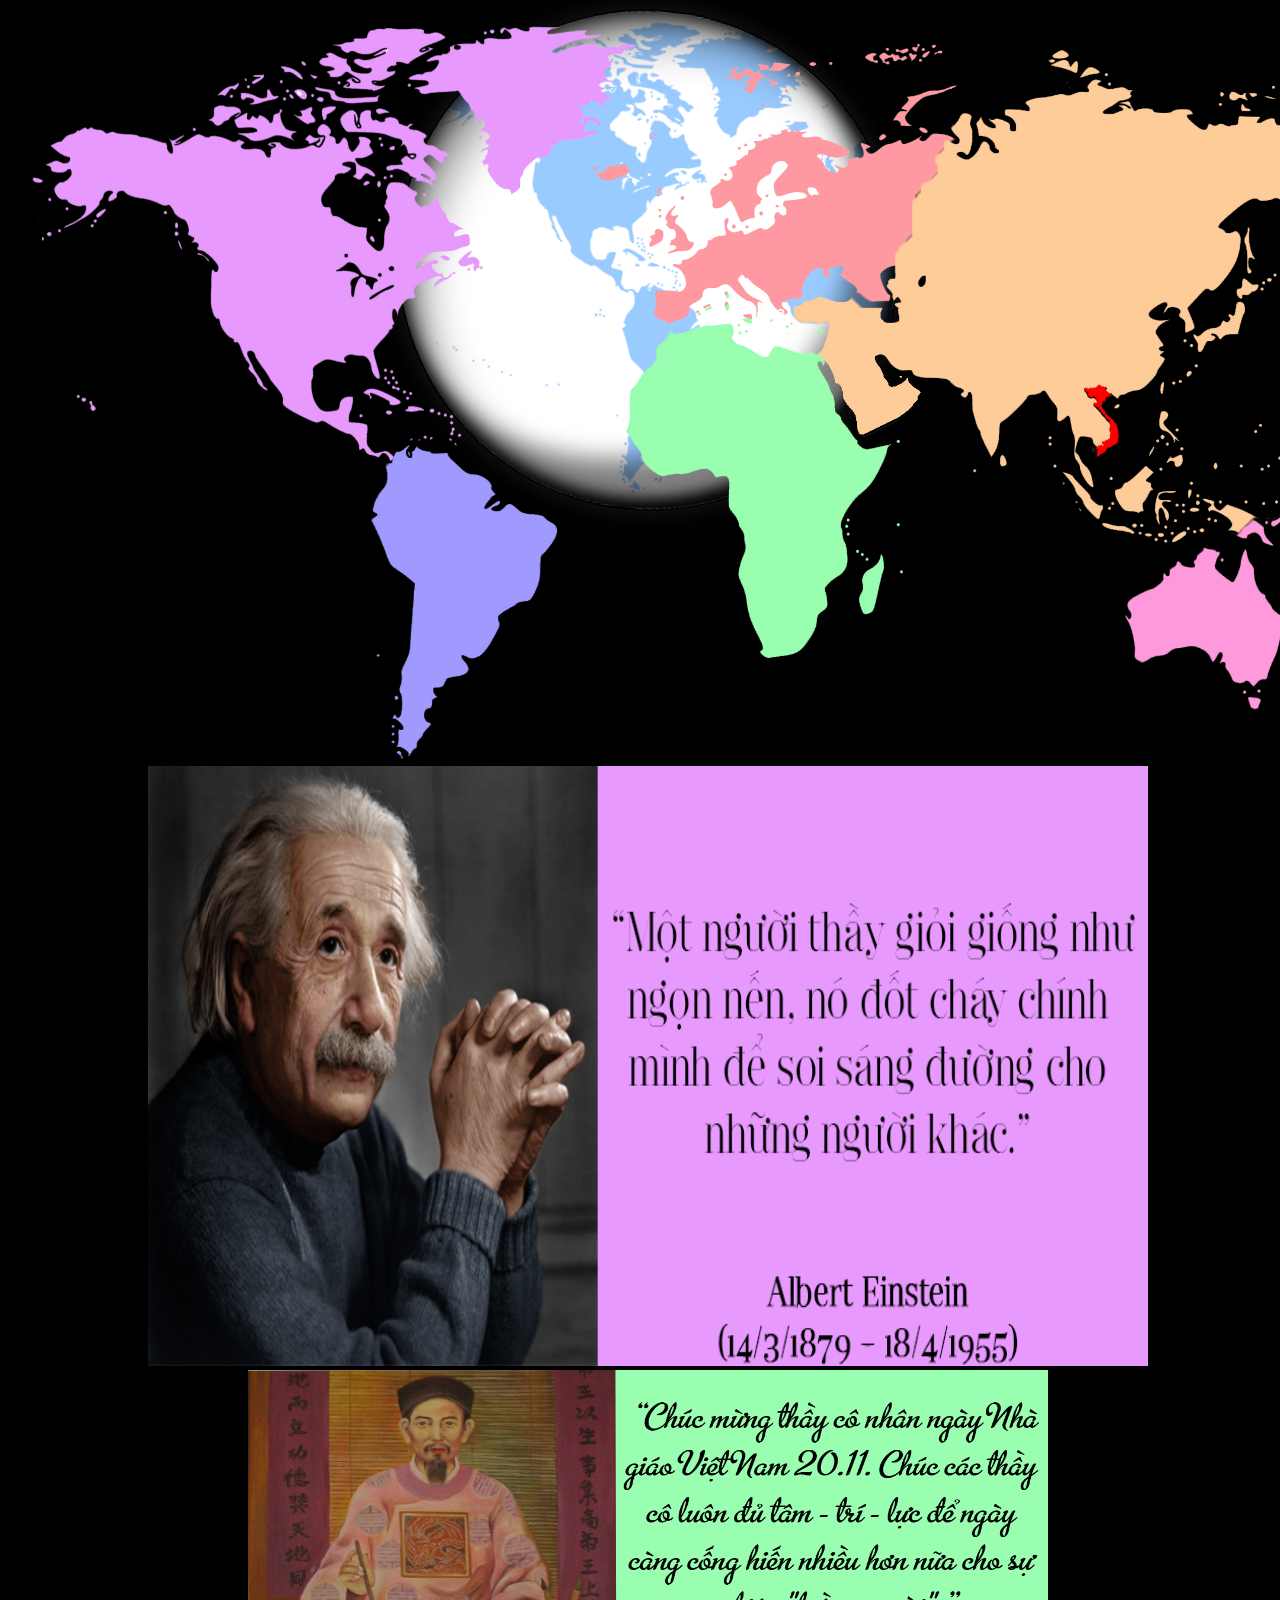
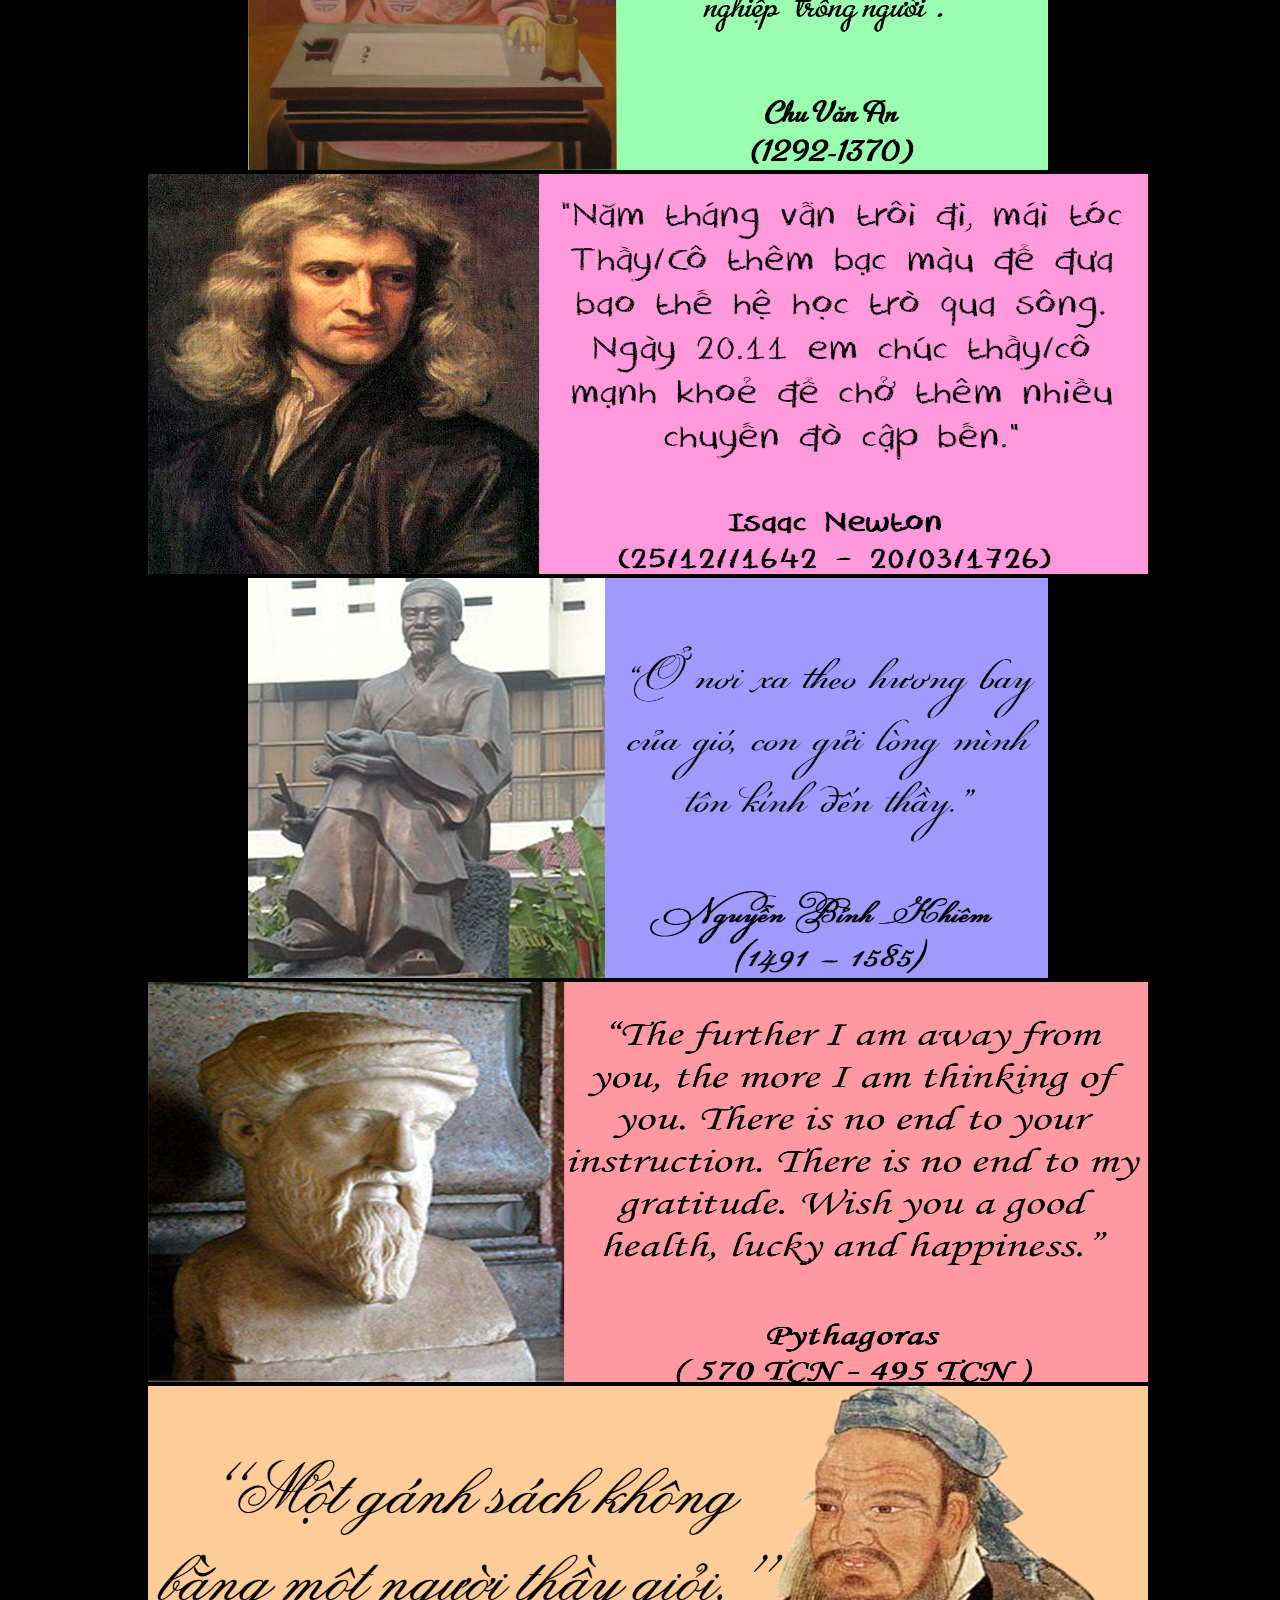
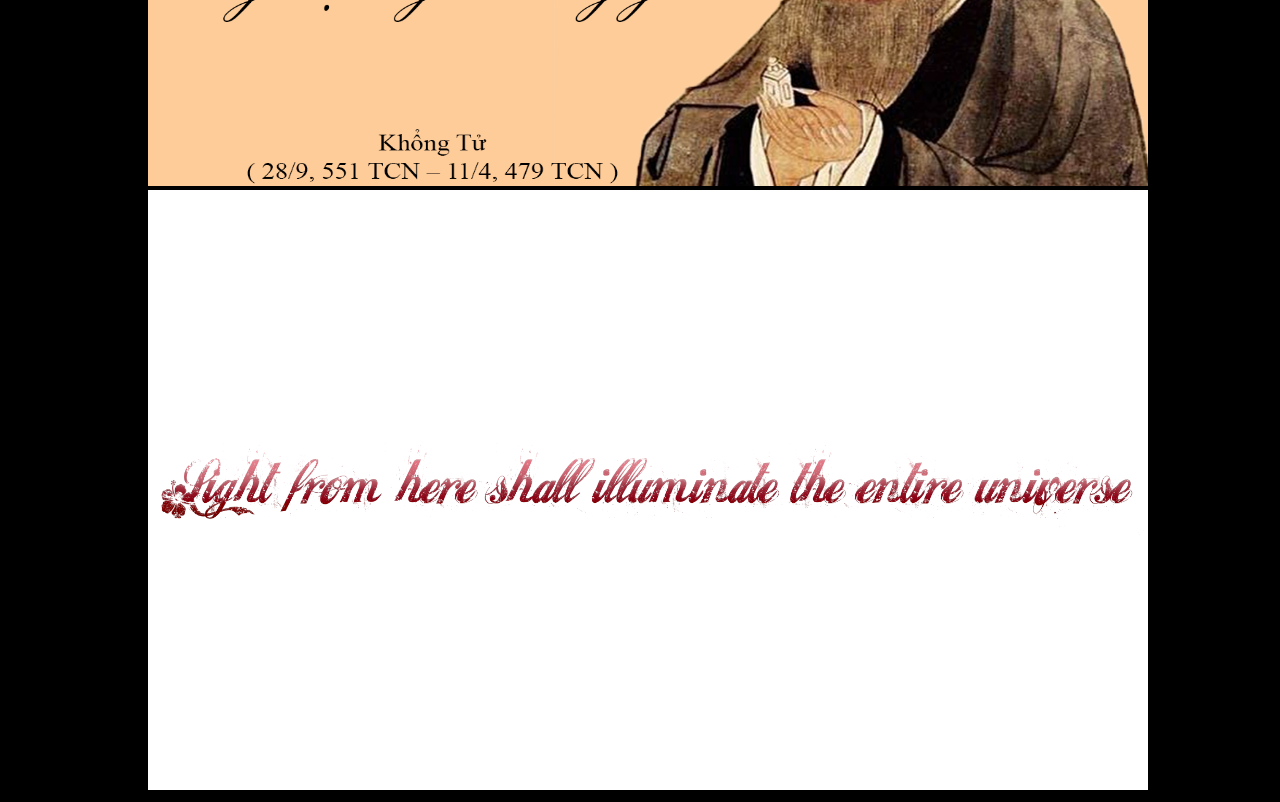
<file: index2.html>
<!DOCTYPE html>
<html>
<head>
    <meta charset="UTF-8">
    <meta name="viewport" content="width=device-width, initial-scale=1.0">
    <link rel="stylesheet" href="main.css">
    <script src="https://code.jquery.com/jquery-3.5.1.slim.min.js" integrity="sha384-DfXdz2htPH0lsSSs5nCTpuj/zy4C+OGpamoFVy38MVBnE+IbbVYUew+OrCXaRkfj" crossorigin="anonymous"></script>
    <title>Thiệp 20/11 - Debug Team</title>
    <script>
        $(document).ready(function() {
            $("#earthMap").hide();
        });
    </script>
</head>
<body>
    <div class="earth" id="xoay" style="display: flex; flex-wrap: wrap;"></div> 
    <div class="earthMap" id="earthMap">
        <ul>
            <li>
                <div class="NA" id="NA">
                    <img src="Image/NA.png" alt="NorthAmerica" width="90%" style="cursor: pointer;z-index: 1; position: absolute; width: 620px; height: 436px;transform: rotate(-10deg); top: 20px; left: 40px;">
                </div>
            </li>
            <li>
                <div class="SA" id="SA">
                    <img src="Image/SA.png" alt="SouthAmerica" width="90%" style="cursor: pointer;z-index: 1; position: absolute; width: 192px; height: 317px;; top: 435px; left: 360px;">
                </div>
            </li>
            <li>
                <div class="EU" id="EU">
                    <img src="Image/EU.png" alt="Europe" width="90%" style="cursor: pointer;z-index: 1; position: absolute; width: 373px; height: 273px;transform: rotate(-2deg); top: 41px; left: 581px;">
                </div>
            </li>
            <li>
                <div class="ASI" id="ASI">
                    <img src="Image/ASI.png" alt="Aisa" width="90%" style="cursor: pointer;z-index: 1; position: absolute;width: 650px; height: 500px;;transform: rotate(0deg); top: 38px; left: 780px;">
                </div>
            </li>
            <li>
                <div class="AUS" id="AUS">
                    <img src="Image/AUS.png" alt="Ausralia" width="90%" style="cursor: pointer;z-index: 1; position: absolute; width: 260px; height: 230px;transform: rotate(2deg); top: 500px; left: 1115px;">
                </div>
            </li>
            <li>
                <div class="AF" id="AF">
                    <img src="Image/AF.png" alt="Africa" width="90%" style="cursor: pointer;z-index: 1; position: absolute; width: 280px; height: 365px; top: 285px; left: 615px;">
                </div>
            </li>
            <li style="z-index: 2;" id="VN">
                <div class="VN" >
                    <img src="Image/VN.png" alt="VietNam" width="90%" style="cursor: pointer;z-index: 3; position: absolute; width: 80px; height: 80px; top: 375px; left: 1075px;">
                </div>
            </li>
        </ul>
    </div>
    <div style="text-align: center;">
        <img src="Image/Albert Eistein.png" alt="Eistein" id="Eistein" width="1000px" height="600px">
    </div>
    <div style="text-align: center;">
        <img src="Image/ChuVanAn.png" alt="ChuVanAn" id="ChuVanAn" width="800px" height="400px">
    </div>
    <div style="text-align: center;">
        <img src="Image/IsaacNewton.png" alt="IsaacNewton" id="IsaacNewton" width="1000px" height="400px">
    </div>
    <div style="text-align: center;">
        <img src="Image/NguyenBinhKhiem.png" alt="NguyenBinhKhiem" id="NguyenBinhKhiem" width="800px" height="400px">
    </div>
    <div style="text-align: center;">
        <img src="Image/Pythagoras.png" alt="Pythagoras" id="Pythagoras" width="1000px" height="400px">
    </div>
    <div style="text-align: center;">
        <img src="Image/KhongTu.png" alt="KhongTu" id="KhongTu" width="1000px" height="400px">
    </div>
    <div style="text-align: center;">
        <img src="Image/sloganTDTU.png" alt="sloganTDTU" id="sloganTDTU" width="1000px" height="600px">
    </div>
    
</body>



<script>
$("#xoay").click(function() {
    $("#xoay").remove();
    $("#earthMap").show("slow", function() {
        $("#earthMap").show("slow", function() {
        });
    });
});

$("#Eistein").hide()
$('#NA').click(() => {
    $("#Eistein").show();
    $("#earthMap").hide();
})
$("#Eistein").click(() => {
    $("#Eistein").hide();
    $("#earthMap").show();
})

$("#ChuVanAn").hide()
$('#AUS').click(() => {
    $("#ChuVanAn").show();
    $("#earthMap").hide();
})
$("#ChuVanAn").click(() => {
    $("#ChuVanAn").hide();
    $("#earthMap").show();
})

$("#IsaacNewton").hide()
$('#SA').click(() => {
    $("#IsaacNewton").show();
    $("#earthMap").hide();
})
$("#IsaacNewton").click(() => {
    $("#IsaacNewton").hide();
    $("#earthMap").show();
})

$("#NguyenBinhKhiem").hide()
$('#EU').click(() => {
    $("#NguyenBinhKhiem").show();
    $("#earthMap").hide();
})
$("#NguyenBinhKhiem").click(() => {
    $("#NguyenBinhKhiem").hide();
    $("#earthMap").show();
})

$("#Pythagoras").hide()
$('#AF').click(() => {
    $("#Pythagoras").show();
    $("#earthMap").hide();
})
$("#Pythagoras").click(() => {
    $("#Pythagoras").hide();
    $("#earthMap").show();
})

$("#KhongTu").hide()
$('#ASI').click(() => {
    $("#KhongTu").show();
    $("#earthMap").hide();
})
$("#KhongTu").click(() => {
    $("#KhongTu").hide();
    $("#earthMap").show();
})

$("#sloganTDTU").hide()
$('#VN').click(() => {
    $("#sloganTDTU").show();
    $("#earthMap").hide();
})
$("#sloganTDTU").click(() => {
    $("#sloganTDTU").hide();
    $("#earthMap").show();
})



</script>



<script>



    // $("#popup1").hide();
    // $(document).ready(() => {
    // $(".active").click(() => {
    //     $(".active").("active")
    // })       
    
    // $("#hinh1").click(() => {
    //     $("#popup1").show();
    // })

    // // $("#popup1").click(() => {
    // //     $("#popup1").hide();
    // // })

    // $("#popup1").click(() => {
    //     $("#popup1").hide();
    //     $(".earth").addClass("active");
    // })

    // $(".earth").click(() => {
    //     $(".earth").addClass("active");
    // })
    // })
</script>
</html>
</file>
<file: main.css>
body {
    width: 100%;
	height: 100%;
	position: relative;
    background: black;
    background-size: cover;
    display: block;
}

.tdtuLogo {
    position: absolute;
    max-width: 100px;
    max-height: 50px;
    width: auto;
    height: auto;
    left: 0;
    top: 0;
}

.container {
    display: flex;
    justify-content: center;
    height: 100vh;
}

.teamname {
    margin-top: 0px;
    background: none;
    width: 400px;
    height: auto;
}

.congra {
    margin-top: 50px;
    background: none;
    width: 1400px;
    height: auto;
}

/*FireWork*/
:root{
    --fc1: #f20;
    --fc2: #ff0;
    --fc3: #04f;
    --fc4: #0f4;
    --fc5: #f0f;
    --fc: var(--fc1);
}

.fireworks:before, .fireworks:after{
    position: absolute;
    content: '';
    width: 8px;
    height: 8px;
    border-radius: 50%;
    box-shadow: -120px 0 var(--fc),
                120px 0 var(--fc),
                0 120px var(--fc),
                0 -120px var(--fc),
                45px 45px var(--fc),
                -45px 45px var(--fc),
                85px 85px var(--fc),
                -85px 85px var(--fc),
                45px -45px var(--fc),
                -45px -45px var(--fc),
                85px -85px var(--fc),
                -85px -85px var(--fc),
                65px 0 var(--fc),
                -65px 0 var(--fc),
                0 65px var(--fc),
                0 -65px var(--fc),
                100px 45px var(--fc),
                -100px 45px var(--fc),
                -50px 100px var(--fc),
                50px 100px var(--fc),
                100px -45px var(--fc),
                -100px -45px var(--fc),
                -50px -100px var(--fc),
                50px -100px var(--fc),
                5px 10px var(--fc);
    animation: 1s bang ease-out infinite backwards, 
                1s gravity ease-in infinite backwards, 
                5s position linear infinite backwards;
}

.fireworks:after{
    animation-delay: 1.25s, 1.25s, 1.25s;
    animation-duration: 1.25s, 1.25s, 6.25s;
}

@keyframes bang {
    from {
        box-shadow: 0 0 #fff, 
                    0 0 #fff, 
                    0 0 #fff, 
                    0 0 #fff, 
                    0 0 #fff, 
                    0 0 #fff, 
                    0 0 #fff, 
                    0 0 #fff,
                    0 0 #fff, 
                    0 0 #fff, 
                    0 0 #fff, 
                    0 0 #fff, 
                    0 0 #fff, 
                    0 0 #fff, 
                    0 0 #fff, 
                    0 0 #fff,
                    0 0 #fff, 
                    0 0 #fff, 
                    0 0 #fff, 
                    0 0 #fff, 
                    0 0 #fff, 
                    0 0 #fff, 
                    0 0 #fff, 
                    0 0 #fff,
                    0 0 #fff; 
    }
}

@keyframes gravity {
    to {
        transform: translate(-10px, 150px);
        height: 6px;
        width: 4px;
        opacity: 0; 
    }
}

@keyframes position {
    0%, 19.9% {
        margin-top: 10%;
        margin-left: 40%;
        --fc: var(--fc1);
    }

    20%, 39.9% {
        margin-top: 2%;
        margin-left: 70%; 
        --fc: var(--fc2);
    }

    40%, 59.9% {
        margin-top: 20%;
        margin-left: 70%; 
        --fc: var(--fc3);
    }

    60%, 79.9% {
        margin-top: 30%;
        margin-left: 20%;
        --fc: var(--fc4);
    }

    80%, 99.9% {
        margin-top: 30%;
        margin-left: 80%; 
        --fc: var(--fc5);
    } 
}

.earth {
    background: white url(Image/EarthMap.png);
    background-size: cover;
    border: 2px solid #000;
    cursor: pointer;
    border-radius: 50%;
    width: 500px;
    height: 500px;
    animation: movimiento 5s linear 0s infinite;
    transform: rotateX(6deg) rotateY(6deg) rotateZ(6deg);
    box-shadow: 0 0 25px RGBA(255,255,255, 0.10),
                -8px -8px 15px #000 inset,
                2px 2px 25px #000 inset,
                -45px -45px 25px RGBA(0,0,0, 0.5) inset,
                25px 25px 45px RGBA(0,0,0, 0.45) inset;
    margin: auto;
}

@keyframes movimiento {
    0% { background-position:0 0 }
    100% { background-position:909px 0 }
}
</file>
